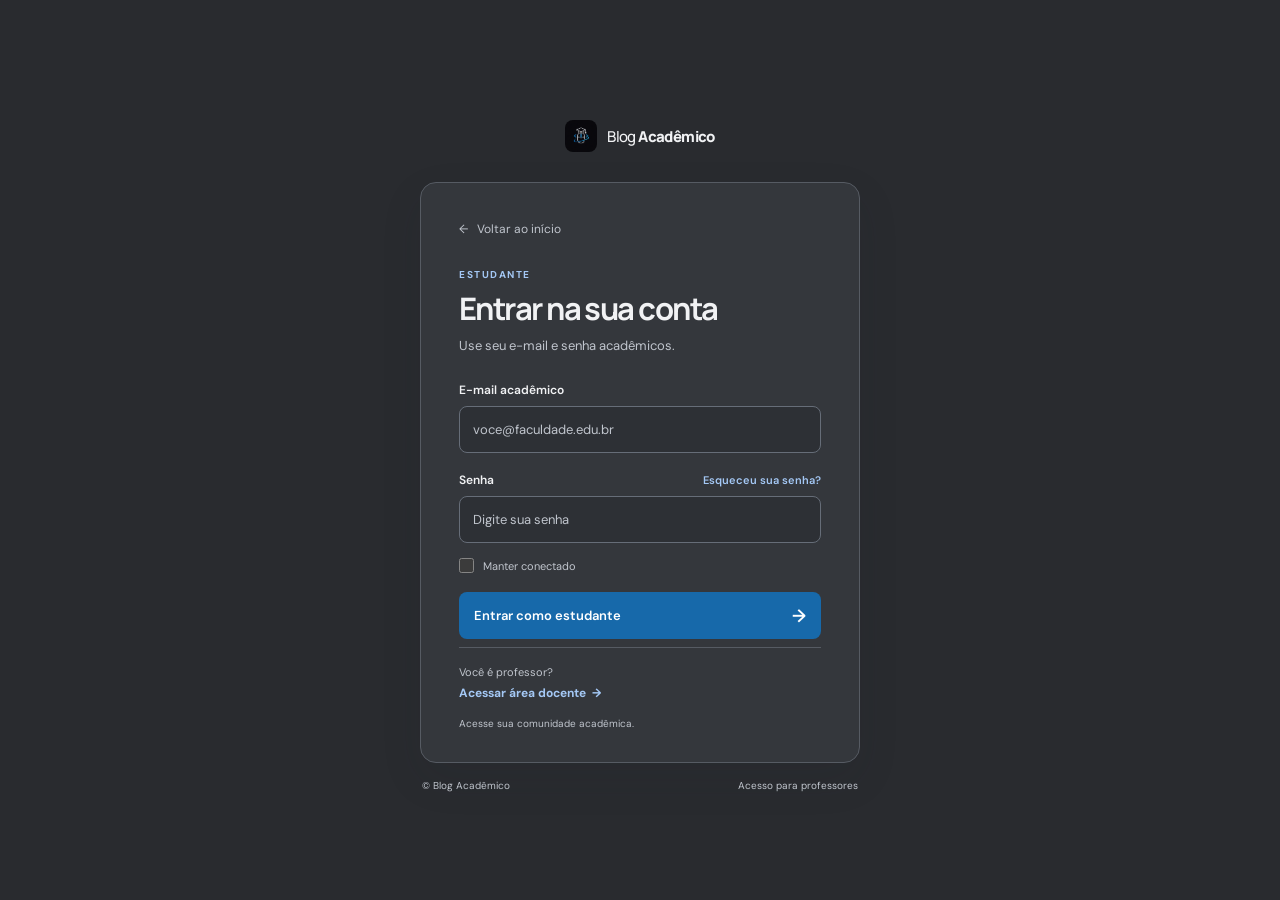
<file: index.html>
<!DOCTYPE html>
<html lang="pt-BR">

<head>
  <meta charset="UTF-8">
  <meta name="viewport" content="width=device-width, initial-scale=1.0">
  <title>Blog Acadêmico</title>
  <link rel="icon" type="image/png" href="logo-blog.png">
  <link rel="stylesheet" href="style.css">
</head>

<body>
  <div class="session-status" id="session-status">
    <p id="session-message" role="status">Carregando sua sessão…</p>
    <a id="session-login" href="login-estudante.html" hidden>Voltar ao login</a>
  </div>
  <div class="app-shell" hidden>
    <aside class="sidebar">
      <div class="brand"><img src="logo-blog.png" alt="" width="36" height="36"><span>Blog Acadêmico</span></div>
      <nav aria-label="Navegação principal">
        <button class="nav-item active" data-view="inicio"><span>⌂</span> Início</button>
        <button class="nav-item" data-view="trabalhos"><span>▣</span> Meus trabalhos</button>
        <button class="nav-item" data-view="publicacoes"><span>＋</span> Publicações</button>
        <button class="nav-item" data-view="calendario"><span>□</span> Calendário</button>
      </nav>
      <div class="sidebar-bottom">
        <button class="profile-mini" data-view="perfil">
          <div id="profile-avatar" class="avatar small"><p></p></div>
          <div>
            <strong>Seu perfil</strong>
            <small>Aluno • DSM</small>
          </div>
        </button>
      </div>
    </aside>

    <main class="main">
      <header class="topbar">
        <div class="home-heading-hidden">
          <h1 id="page-title"></h1>
          <p id="page-subtitle"></p>
        </div>
        <label class="blog-search"><span aria-hidden="true">⌕</span><input id="blog-search-input" type="search" placeholder="Pesquisar no blog..." aria-label="Pesquisar no blog"></label>
        <button class="profile-chip" data-view="perfil" type="button" aria-label="Abrir meu perfil">
          <div id="profile-avatar-top" class="avatar"></div>
          <span id="profile-name">Nome do aluno</span>
        </button>
        <button class="text-btn" id="sign-out" type="button">Sair</button>
      </header>

      <section id="view-inicio" class="view active-view">
        <div class="welcome-card">
          <div>
            <span class="eyebrow">BEM-VINDO(A) AO</span>
            <h2 id="welcome-title">Blog Acadêmico</h2>
            <p>Aqui você encontra trabalhos, avisos, datas importantes e recursos para facilitar a sua jornada acadêmica.</p>
          </div>
          <img class="hero-logo" src="logo-blog.png" alt="" width="135" height="135">
        </div>

        <div class="dashboard-grid">
          <section class="content-column">
            <div class="section-heading">
              <div>
                <h2>Postagens recentes</h2>
                <p>O que está acontecendo na comunidade.</p>
              </div>
              <button class="text-btn" id="filter-btn">Mais recentes</button>
            </div>

            <div id="posts-list"></div>
            <p class="muted" id="posts-empty" role="status" hidden></p>
          </section>

          <aside class="right-column">
            <div class="card upcoming">
              <div class="section-heading compact">
                <div>
                  <h3>Próximos eventos</h3>
                  <p>Não perca os prazos.</p>
                </div>
                <button class="icon-btn" data-view="calendario" aria-label="Abrir calendário">→</button>
              </div>
              <div id="upcoming-events"></div>
            </div>





          </aside>
        </div>
      </section>

      <section id="view-publicacoes" class="view">
        <div class="card publication-card">
          <span class="eyebrow">COMUNIDADE DSM</span>
          <h2>Compartilhe algo com a turma</h2>
          <p class="muted">Publique materiais, dúvidas, avisos ou dicas para seus colegas.</p>
          <form id="publication-page-form">
            <label for="publication-title">Título</label>
            <input id="publication-title" name="titulo" required maxlength="120" placeholder="Ex.: Resumo para a prova de React">
            <label for="publication-description">Descrição</label>
            <textarea id="publication-description" name="conteudo" required rows="6" placeholder="Escreva sua publicação..."></textarea>
            <button class="primary-btn" type="submit">Publicar</button>
          </form>
        </div>
      </section>

      <section id="view-trabalhos" class="view">
        <div class="section-heading">
          <!-- <div>
            <h2>Meus trabalhos</h2>
            <p>Acompanhe suas atividades e projetos.</p>
          </div> -->
          <!-- <button class="primary-btn" id="new-work">+ Novo trabalho</button> -->
        </div>
        <div class="work-grid" id="work-grid"></div>
      </section>

      <section id="view-calendario" class="view">
        <div class="section-heading">
          <!-- <div>
            <h2>Calendário acadêmico</h2>
            <p>Provas, entregas e eventos da sua turma.</p>
          </div> -->
          <button class="primary-btn" id="new-event">+ Novo evento</button>
        </div>
        <div class="calendar-layout">
          <div class="card calendar-card">
            <div class="calendar-head">
              <button class="month-btn" id="prev-month">
                Anterior
              </button>
              <h3 id="calendar-title"></h3>
              <button class="month-btn" id="next-month">
                Seguinte
              </button>
            </div>
            <div class="weekdays">
              <span>Dom</span><span>Seg</span><span>Ter</span><span>Qua</span><span>Qui</span><span>Sex</span><span>Sáb</span>
            </div>
            <div class="calendar-days" id="calendar-days"></div>
            <div class="event-legend" aria-label="Categorias dos eventos">
              <span class="event-prova"><i aria-hidden="true"></i>Prova</span>
              <span class="event-trabalho"><i aria-hidden="true"></i>Trabalho</span>
              <span class="event-evento"><i aria-hidden="true"></i>Evento</span>
            </div>
          </div>
          <div class="card event-panel">
            <h3>Agenda</h3>
            <p class="muted">Datas importantes cadastradas.</p>
            <div id="event-list"></div>
          </div>
        </div>
      </section>


      <section id="view-perfil" class="view">
        <div class="profile-cover">
          <div id="profile-large" class="profile-avatar avatar-xl">SA</div>
          <div>
            <h2 id="nomeAluno">Nome do aluno</h2>
            <p id="profile-course-cover"></p>
          </div>
          <button class="secondary-btn" id="edit-profile-btn" type="button">Editar perfil</button>
        </div>
        <div class="profile-grid">
          <div class="card info-card">
            <h3>Informações pessoais / curso</h3>
            <div class="info-line"><span>Curso</span><strong id="profile-course"></strong></div>
            <div class="info-line"><span>Semestre</span><strong id="profile-term"></strong></div>
            <div class="info-line"><span>Instituição</span><strong>Fatec</strong></div>
          </div>
          <div class="card info-card">
            <h3>Sobre você</h3>
            <p class="muted" id="profile-description">Conte um pouco sobre você, seus interesses acadêmicos e áreas de estudo.</p>
          </div>
        </div>
      </section>
    </main>
  </div>

  <div class="modal-backdrop" id="profile-modal">
    <div class="modal">
      <button class="close-modal" type="button" aria-label="Fechar">×</button>
      <span class="eyebrow">SEU PERFIL</span>
      <h2>Editar perfil</h2>
      <p class="muted">As alterações são salvas neste navegador.</p>
      <form id="profile-form">
        <label for="profile-edit-name">Nome</label>
        <input id="profile-edit-name" required maxlength="80" placeholder="Seu nome">
        <label for="profile-edit-description">Descrição</label>
        <textarea id="profile-edit-description" rows="4" maxlength="400" placeholder="Fale um pouco sobre você"></textarea>
        <label for="profile-edit-image">Imagem de perfil</label>
        <input id="profile-edit-image" type="file" accept="image/jpeg,image/png,image/webp,image/gif">
        <div class="modal-actions"><button type="button" class="secondary-btn close-modal">Cancelar</button><button class="primary-btn" type="submit">Salvar alterações</button></div>
      </form>
    </div>
  </div>

  <div class="modal-backdrop" id="event-modal">
    <div class="modal">
      <button class="close-modal" type="button" aria-label="Fechar">×</button>
      <span class="eyebrow">NOVO EVENTO</span>
      <h2>Adicionar ao calendário</h2>
      <form id="event-form">
        <label>Evento<input id="event-title-input" required placeholder="Ex.: Prova de React"></label>
        <label>Data<input id="event-date-input" type="date" required></label>
        <label>Tipo<select id="event-type">
            <option value="prova">Prova</option>
            <option value="trabalho">Trabalho</option>
            <option value="evento">Evento</option>
          </select></label>
        <div class="modal-actions"><button type="button" class="secondary-btn close-modal">Cancelar</button><button
            class="primary-btn">Adicionar</button></div>
      </form>
    </div>
  </div>

  <div class="toast" id="toast" role="status"></div>

  <div class="chat-window" id="chat-window">
    <div class="chat-head">
      <div><strong id="chat-name">Ana Souza</strong><small>● Online</small></div><button id="close-chat">×</button>
    </div>
    <div class="chat-messages" id="chat-messages">
      <div class="message received">Oi! Você já começou o trabalho de React?</div>
      <div class="message sent">Ainda não, mas vou começar hoje 😊</div>
    </div>
    <form class="chat-input" id="chat-form"><input id="chat-text" placeholder="Digite uma mensagem..."
        autocomplete="off"><button>➤</button></form>
  </div>

  <script src="supabase.js"></script>
  <script src="script.js"></script>
</body>

</html>
</file>
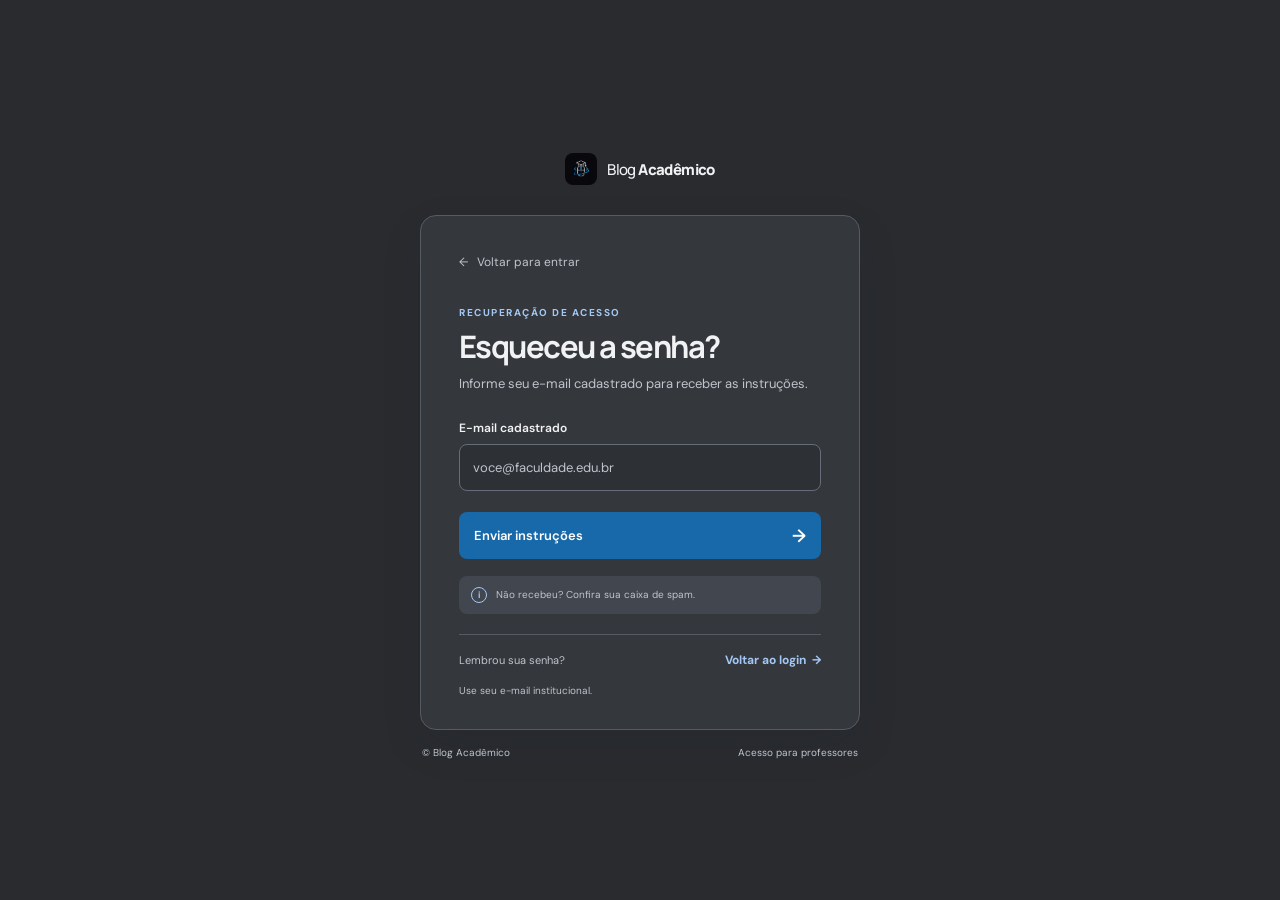
<file: esqueci-senha.html>
<!doctype html>
<html lang="pt-BR">

<head>
  <meta charset="utf-8">
  <meta name="viewport" content="width=device-width, initial-scale=1">
  <meta name="theme-color" content="#17191d">
  <title>Recuperar senha | Blog Acadêmico</title>
  <link rel="icon" type="image/png" href="logo-blog.png">
  <link rel="stylesheet" href="auth.css">
</head>

<body class="recovery-page">
  <main class="auth-layout">
    <section class="intro-panel" aria-label="Apresentação do Blog Acadêmico">
      <a class="brand" href="index.html"><img class="brand-mark" src="logo-blog.png" alt="" width="32" height="32"><span>Blog
          <strong>Acadêmico</strong></span></a>
      <div class="intro-copy">
        <span class="eyebrow">BLOG ACADÊMICO</span>
        <h1>Recupere seu acesso.</h1>
        <p>Vamos ajudar você a voltar à sua comunidade acadêmica.</p>
      </div>
      <div class="intro-footer"><span>Estamos aqui para ajudar.</span><span>03 / 03</span></div>
    </section>
    <section class="form-panel">
      <div class="mobile-brand"><a class="brand" href="index.html"><img class="brand-mark" src="logo-blog.png" alt="" width="32" height="32"><span>Blog
            <strong>Acadêmico</strong></span></a></div>
      <div class="form-wrap recovery-wrap">
        <a class="back-link" href="login-estudante.html">← <span>Voltar para entrar</span></a>
        <div class="form-heading"><span class="eyebrow">RECUPERAÇÃO DE ACESSO</span>
          <h2>Esqueceu a senha?</h2>
          <p>Informe seu e-mail cadastrado para receber as instruções.</p>
        </div>
        <form class="auth-form" action="#" method="post">
          <label for="email">E-mail cadastrado</label>
          <input id="email" name="email" type="email" placeholder="voce@faculdade.edu.br" autocomplete="email" required>
          <button class="submit-btn" type="submit">Enviar instruções <span>→</span></button>
        </form>
        <div class="help-card"><span class="help-icon">i</span>
          <p>Não recebeu? Confira sua caixa de spam.</p>
        </div>
        <div class="switch-card"><span>Lembrou sua senha?</span><a href="login-estudante.html">Voltar ao login
            <span>→</span></a></div>
        <p class="legal">Use seu e-mail institucional.</p>
      </div>
      <footer class="form-footer"><span>© Blog Acadêmico</span><a href="login-professor.html">Acesso para
          professores</a></footer>
    </section>
  </main>
</body>

</html>
</file>
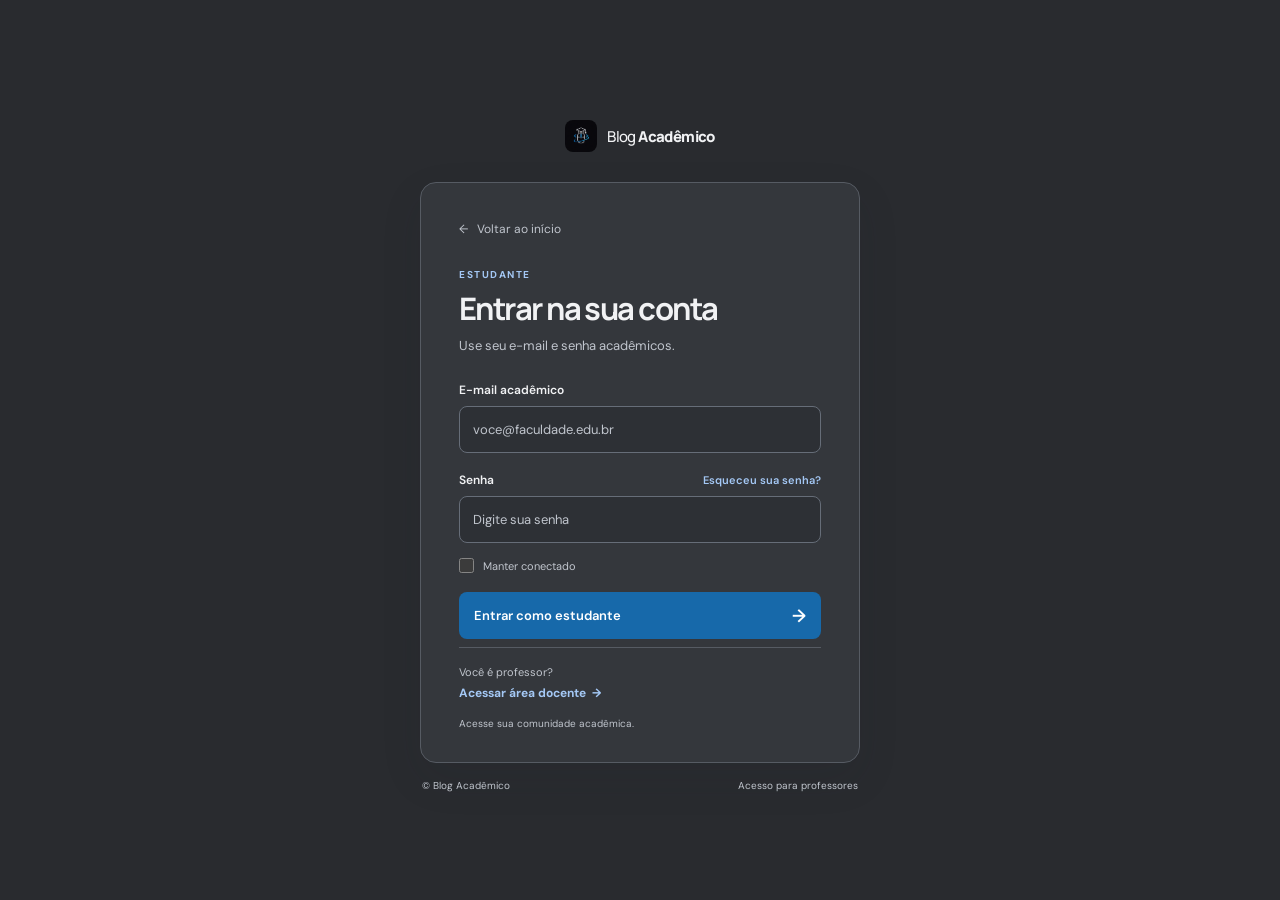
<file: login-estudante.html>
<!doctype html>
<html lang="pt-BR">
<head>
  <meta charset="utf-8">
  <meta name="viewport" content="width=device-width, initial-scale=1">
  <meta name="theme-color" content="#17191d">
  <title>Entrar como estudante | Blog Acadêmico</title>
  <link rel="icon" type="image/png" href="logo-blog.png">
  <link rel="stylesheet" href="auth.css">
</head>

<body>
  <main class="auth-layout">
    <section class="intro-panel" aria-label="Apresentação do Blog Acadêmico">
      <a class="brand" href="index.html"><img class="brand-mark" src="logo-blog.png" alt="" width="32" height="32"><span>Blog <strong>Acadêmico</strong></span></a>
      <div class="intro-copy">
        <span class="eyebrow">ÁREA DO ESTUDANTE</span>
        <h1>Seu espaço de aprendizagem.</h1>
        <p>Acompanhe publicações, trabalhos e eventos da sua comunidade acadêmica.</p>
      </div>
      <div class="intro-footer"><span>Um espaço para aprender junto.</span><span>01 / 03</span></div>
    </section>

    <section class="form-panel">
      <div class="mobile-brand"><a class="brand" href="index.html"><img class="brand-mark" src="logo-blog.png" alt="" width="32" height="32"><span>Blog <strong>Acadêmico</strong></span></a></div>
      <div class="form-wrap">
        <a class="back-link" href="index.html">← <span>Voltar ao início</span></a>
        <div class="form-heading"><span class="eyebrow">ESTUDANTE</span><h2>Entrar na sua conta</h2><p>Use seu e-mail e senha acadêmicos.</p></div>
          <form class="auth-form" action="#" method="post">
            <label for="email">E-mail acadêmico</label>
            <input id="email" name="email" type="email" placeholder="voce@faculdade.edu.br" autocomplete="email" required>
            <div class="label-row"><label for="senha">Senha</label><a href="esqueci-senha.html">Esqueceu sua senha?</a></div>
            <input id="senha" name="senha" type="password" placeholder="Digite sua senha" autocomplete="current-password" required>
            <label class="remember"><input type="checkbox" name="lembrar"><span>Manter conectado</span></label>
            <button class="submit-btn" type="submit" disabled>Entrar como estudante <span>→</span></button>
            <p class="auth-message" id="login-message" role="status"></p>
          </form>
        <div class="switch-card"><span>Você é professor?</span><a href="login-professor.html">Acessar área docente <span>→</span></a></div>
        <p class="legal">Acesse sua comunidade acadêmica.</p>
      </div>
      <footer class="form-footer"><span>© Blog Acadêmico</span><a href="login-professor.html">Acesso para professores</a></footer>
    </section>
  </main>
  <script src="supabase.js"></script>
  <script src="login.js"></script>
</body>

</html>
</file>
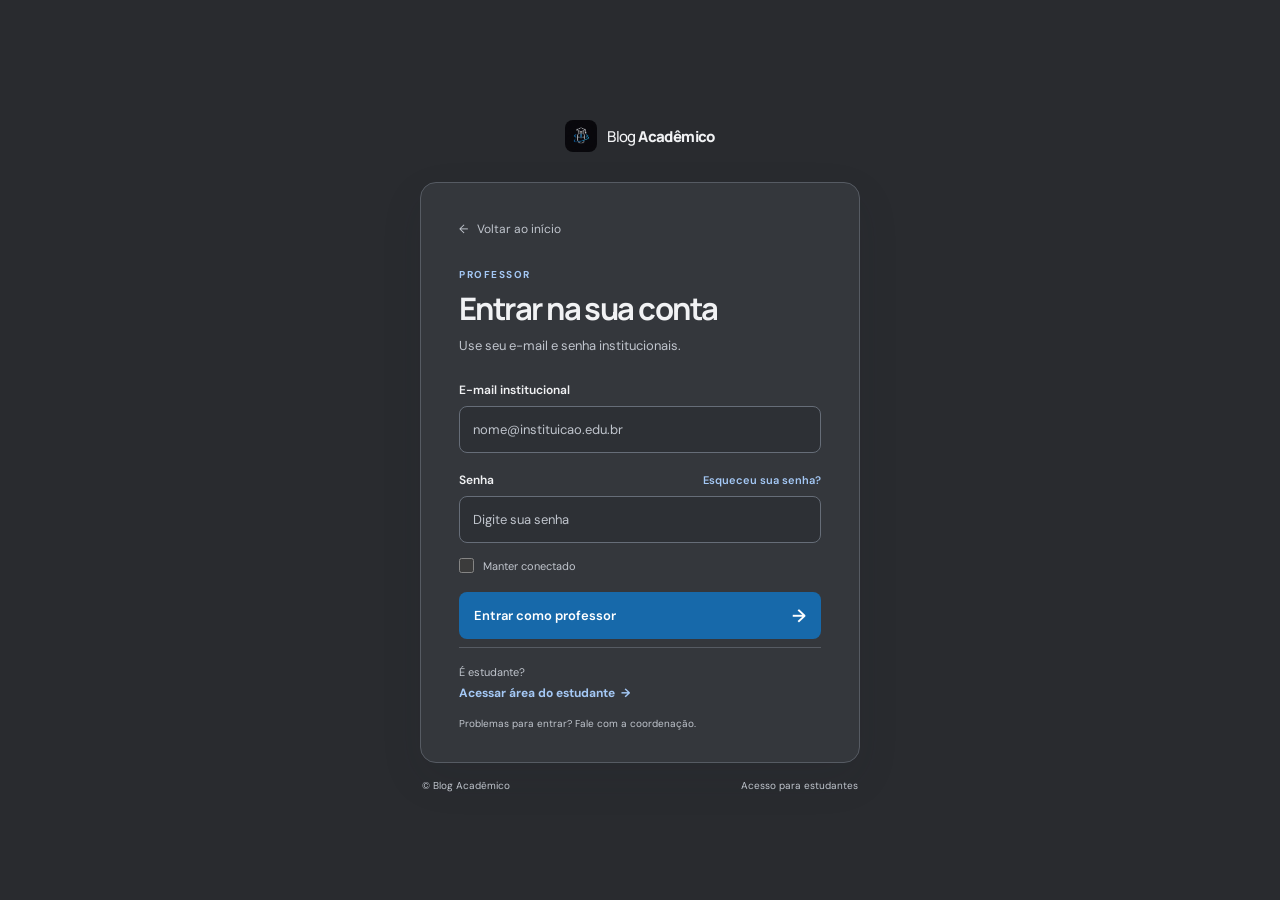
<file: login-professor.html>
<!doctype html>
<html lang="pt-BR">
<head>
  <meta charset="utf-8">
  <meta name="viewport" content="width=device-width, initial-scale=1">
  <meta name="theme-color" content="#17191d">
  <title>Entrar como professor | Blog Acadêmico</title>
  <link rel="icon" type="image/png" href="logo-blog.png">
  <link rel="stylesheet" href="auth.css">
</head>
<body class="teacher-page">
  <main class="auth-layout">
    <section class="intro-panel" aria-label="Apresentação do Blog Acadêmico">
      <a class="brand" href="index.html"><img class="brand-mark" src="logo-blog.png" alt="" width="32" height="32"><span>Blog <strong>Acadêmico</strong></span></a>
      <div class="intro-copy">
        <span class="eyebrow">ÁREA DO PROFESSOR</span>
        <h1>Conecte-se com suas turmas.</h1>
        <p>Acompanhe projetos e participe da comunidade acadêmica.</p>
      </div>
      <div class="intro-footer"><span>Ensino também se faz em rede.</span><span>02 / 03</span></div>
    </section>
    <section class="form-panel">
      <div class="mobile-brand"><a class="brand" href="index.html"><img class="brand-mark" src="logo-blog.png" alt="" width="32" height="32"><span>Blog <strong>Acadêmico</strong></span></a></div>
      <div class="form-wrap">
        <a class="back-link" href="index.html">← <span>Voltar ao início</span></a>
        <div class="form-heading"><span class="eyebrow">PROFESSOR</span><h2>Entrar na sua conta</h2><p>Use seu e-mail e senha institucionais.</p></div>
        <form class="auth-form" action="#" method="post">
          <label for="email">E-mail institucional</label>
          <input id="email" name="email" type="email" placeholder="nome@instituicao.edu.br" autocomplete="email" required>
          <div class="label-row"><label for="senha">Senha</label><a href="esqueci-senha.html">Esqueceu sua senha?</a></div>
          <input id="senha" name="senha" type="password" placeholder="Digite sua senha" autocomplete="current-password" required>
          <label class="remember"><input type="checkbox" name="lembrar"><span>Manter conectado</span></label>
          <button class="submit-btn" type="submit" disabled>Entrar como professor <span>→</span></button>
          <p class="auth-message" id="login-message" role="status"></p>
        </form>
        <div class="switch-card"><span>É estudante?</span><a href="login-estudante.html">Acessar área do estudante <span>→</span></a></div>
        <p class="legal">Problemas para entrar? Fale com a coordenação.</p>
      </div>
      <footer class="form-footer"><span>© Blog Acadêmico</span><a href="login-estudante.html">Acesso para estudantes</a></footer>
    </section>
  </main>
  <script src="supabase.js"></script>
  <script src="login.js"></script>
</body>
</html>
</file>
<file: style.css>
* {
    box-sizing: border-box;
}

:root {
    --bg: #181818;
    --card: #fff;
    --text: #ffffff;
    --text-card: #22242a;
    --muted: #737780;
    --line: #e4e6ea;
    --primary: #191a1d;
    --soft: #ededf0;
    --accent: #8b8c91;
    --green: #38a169;
    --detalhes: #709eda;
    --shadow: 0 8px 30px rgba(22, 24, 30, 0.06);
}

body {
    margin: 0;
    font-family:
        Inter,
        ui-sans-serif,
        system-ui,
        -apple-system,
        BlinkMacSystemFont,
        "Segoe UI",
        sans-serif;
    background: var(--bg);
    color: var(--text);
}

button,
input,
textarea,
select {
    font: inherit;
}

button {
    cursor: pointer;
    border: 0;
}

.app-shell {
    display: flex;
    min-height: 100vh;
}

.sidebar {
    width: 238px;
    color: #fff;
    position: fixed;
    inset: 0 auto 0 0;
    display: flex;
    flex-direction: column;
    padding: 26px 16px;


    background-image: radial-gradient(#494949 2px, transparent 2px), radial-gradient(#494949 2px, transparent 2px);
	background-size: 39px 39px;
	background-position: 0 0, 19.5px 19.5px;
	background-color: #1A1A1A;
    border-right: 1px solid var(--detalhes);
}


.brand {
    font-size: 20px;
    font-weight: 700;
    padding: 4px 12px 30px;
    letter-spacing: -0.4px;
    color: var(--detalhes);

}

.sidebar nav {
    display: grid;
    gap: 6px;
}

.nav-item {
    background: #292a2e;
    color: #aaaeb5;
    text-align: left;
    padding: 12px 13px;
    border-radius: 10px;
    display: flex;
    gap: 12px;
    align-items: center;
    font-size: 14px;
}

.nav-item span {
    width: 18px;
    text-align: center;
    font-size: 17px;
}

.nav-item:hover,
.nav-item.active {
    color: var(--detalhes);
}

.nav-item.active {
    border: 1px solid var(--detalhes);
    background: var(--primary);


}

.badge {
    margin-left: auto;
    background: #fff;
    color: #111;
    border-radius: 20px;
    font-size: 10px;
    padding: 3px 6px;
}

.sidebar-bottom {
    margin-top: auto;
    border-top: 1px solid var(--detalhes);
    padding-top: 15px;
}

.profile-mini {
    width: 100%;
    background: transparent;
    color: #fff;
    display: flex;
    gap: 10px;
    align-items: center;
    text-align: left;
    padding: 7px;
}

.profile-mini small,
.profile-mini strong {
    display: block;
}

.profile-mini small {
    color: #8e929a;
    margin-top: 2px;
    font-size: 11px;
}

.main {
    margin-left: 238px;
    width: calc(100% - 238px);
    padding: 28px 40px 50px;
}

.topbar {
    display: flex;
    justify-content: space-between;
    align-items: center;
    margin-bottom: 28px;
}

.topbar h1 {
    font-size: 27px;
    margin: 0 0 4px;
    letter-spacing: -0.8px;
}

.topbar p,
.section-heading p {
    margin: 0;
    color: var(--muted);
    font-size: 13px;
}

.view {
    display: none;
}

.active-view {
    display: block;
}

.profile-chip {
    background-color: var(--detalhes);
    border: 1px solid var(--detalhes);
    color: var(--text);
    padding: 6px 10px 6px 7px;
    border-radius: 30px;
    display: flex;
    gap: 9px;
    align-items: center;
    box-shadow: 0 2px 8px rgba(0, 0, 0, 0.03);
}

.avatar {
    width: 35px;
    height: 35px;
    border-radius: 50%;
    background: #d8d9dc;
    display: grid;
    place-items: center;
    font-size: 11px;
    font-weight: 700;
    color: #333;
}

.avatar.small {
    width: 34px;
    height: 34px;
    background: #444;
    color: #fff;
}

.avatar-pink {
    background: #e7cbd0;
}

.avatar-blue {
    background: #cbd7e8;
}

.avatar-green {
    background: #cfe1d4;
}

.chevron {
    color: #888;
}

.primary-btn {
    background: #191a1d;
    color: var(--detalhes);
    border-radius: 9px;
    padding: 11px 16px;
    font-weight: 600;
    font-size: 13px;
    border: 1px solid var(--detalhes);
}

.secondary-btn {
    background: #f1f1f3;
    color: #27282b;
    border-radius: 9px;
    padding: 10px 15px;
    font-weight: 600;
    font-size: 13px;
}

.text-btn {
    background: transparent;
    color: #656870;
    font-size: 12px;
    font-weight: 600;
}

.welcome-card {
    background: var(--bg);
    border: 1px solid var(--detalhes);
    color: white;
    border-radius: 17px;
    padding: 27px 30px;
    display: flex;
    align-items: center;
    justify-content: space-between;
    margin-bottom: 28px;
    box-shadow: var(--shadow);
}

.welcome-card h2 {
    font-size: 24px;
    margin: 7px 0;
}

.welcome-card p {
    margin: 0;
    color: #bfc1c6;
    font-size: 13px;
}

.welcome-card .primary-btn {
    background: var(--detalhes);
    color: var(--text);
}

.eyebrow {
    font-size: 10px;
    font-weight: 800;
    letter-spacing: 1.5px;
    color: var(--detalhes);
}

.dashboard-grid {
    display: grid;
    grid-template-columns: minmax(0, 1.7fr) minmax(280px, 0.8fr);
    gap: 24px;
}

.section-heading {
    display: flex;
    align-items: center;
    justify-content: space-between;
    margin-bottom: 15px;
}

.section-heading .text-btn {
    font-size: 12px;
    color: var(--detalhes);
}

.section-heading h2 {
    color: var(--detalhes);
    font-size: 19px;
    margin: 0 0 4px;
}

.section-heading h3 {

    font-size: 15px;
    margin: 0 0 4px;
}

.compact {
    margin-bottom: 17px;
}

.card,
.post,
.work-card {
    background: var(--primary);
    border-radius: 15px;
    box-shadow: var(--shadow);
}

.post {
    color: var(--text-card);
}

.post {
    padding: 20px;
    margin-bottom: 14px;
}

.post-top {
    display: flex;
    gap: 11px;
    align-items: center;

}

.post-top strong {
    color: var(--detalhes);
}

.post-top small {
    display: block;
    color: #9699a0;
    margin-top: 3px;
}

.post h3 {
    color: var(--text);
    font-size: 16px;
    margin: 17px 0 7px;
}

.post p {
    font-size: 13px;
    line-height: 1.65;
    color: var(--muted);
    margin: 0 0 15px;
}

.category {
    font-size: 10px;
    background: #f0f0f2;
    border-radius: 20px;
    border: 1px solid var(--detalhes);
    padding: 5px 9px;
    color: var(--detalhes);
    font-weight: 700;
    margin-left: auto;
}

.post-actions {
    border-top: 1px solid var(--detalhes);
    padding-top: 12px;
    display: flex;
    gap: 18px;
}

.action {
    background: none;
    color: #777a82;
    font-size: 12px;
}

.action.liked {
    color: #d63d3d;
    font-weight: 700;
}

.right-column {
    display: grid;
    align-content: start;
    gap: 18px;
}

.right-column .card {
    background: var(--bg);
    border: 1px solid var(--detalhes);

}

.upcoming,
.right-column .card {
    padding: 19px;

}

.upcoming {

    color: var(--text);
}

.card h3 {
    color: var(--detalhes);
}

.icon-btn {
    color: var(--detalhes);
    background: transparent;
    font-size: 30px;
}

.event-row {
    display: flex;
    gap: 11px;
    align-items: center;
    padding: 10px 0;
    border-bottom: 1px solid var(--detalhes);
}

.event-row:last-child {
    border-bottom: 0;
}

.date-box {
    width: 39px;
    height: 42px;
    border-radius: 9px;
    background: var(--bg);
    color: var(--text);
    text-align: center;
    display: grid;
    place-items: center;
    line-height: 1;
}

.date-box b {
    font-size: 20px;
}

.date-box small {
    font-size: 8px;
    text-transform: uppercase;
    color: var(--text);
}

.event-row strong {
    font-size: 12px;
    display: block;
}

.event-row small {
    font-size: 10px;
    color: var(--text);
}

.section-heading.compact .text-btn {
    color: var(--detalhes);
}

.trabalho-list {
    display: grid;
    gap: 4px;
}

.trabalho-row {
    background: none;
    width: 100%;
    display: flex;
    gap: 10px;
    align-items: center;
    padding: 7px;
    border-radius: 8px;
    text-align: left;
}

.trabalho-row:hover {
    background: var(--primary);
}

.trabalho-row strong {
    display: block;
    font-size: 12px;
    color: var(--detalhes);
}

.trabalho-row small {
    display: block;
    color: #888;
    font-size: 10px;
    margin-top: 2px;
}

.trabalho-row i {
    margin-left: auto;
    width: 7px;
    height: 7px;
    background: var(--detalhes);
    border-radius: 50%;
}

.work-grid {
    display: grid;
    grid-template-columns: repeat(3, 1fr);
    gap: 16px;
}

.work-card {
    padding: 19px;
}

.work-card .work-icon {
    width: 42px;
    height: 42px;
    border-radius: 11px;
    background: #efeff1;
    display: grid;
    place-items: center;
    margin-bottom: 15px;
}
.work-icon{
    color: var(--detalhes);
}
.work-card h3 {
    font-size: 15px;
    margin: 0 0 6px;
}

.work-card p {
    font-size: 12px;
    color: #777;
    margin: 0 0 16px;
    line-height: 1.5;
}

.progress {
    height: 5px;
    background: #eee;
    border-radius: 20px;
    overflow: hidden;
}

.progress span {
    height: 100%;
    display: block;
    background: var(--detalhes);
    border-radius: 20px;
}

.work-meta {
    display: flex;
    justify-content: space-between;
    margin-top: 8px;
    color: #888;
    font-size: 10px;
}

.work-meta strong {
    color: var(--detalhes);
}
.calendar-layout {
    display: grid;
    grid-template-columns: 1.5fr 0.8fr;
    gap: 20px;
}

.calendar-card {
    padding: 22px;
}

.calendar-head {
    display: flex;
    justify-content: space-between;
    align-items: center;
    margin-bottom: 22px;
}

.calendar-head h3 {
    margin: 0;
    font-size: 17px;
}

.month-btn {
    width: 100px;
    height: 20px;
    border-radius: 8px;
    background: var(--detalhes);
    font-size:8px;
   
}
.month-btn  h2 {
    margin: 0;
    
    line-height: 1;
    color: var(--text);
}
.weekdays,
.calendar-days {
    display: grid;
    grid-template-columns: repeat(7, 1fr);
    gap: 5px;
}

.weekdays span {
    font-size: 10px;
    color: #8b8d93;
    text-align: center;
    padding-bottom: 6px;
}

.day {
    min-height: 66px;

    border-radius: 7px;
    padding: 7px;
    font-size: 11px;
    background: #fff;
    position: relative;
}

.day.muted {
    color: #c1c3c7;
    background: var(--primary);
    border: solid 1px var(--detalhes);
}

.day.today {
    border: 2px solid #222;
}

.day.selected {
    background: #f1f1f3;
}

.day-number {
    font-weight: 700;
    color: var(--text-card);
    
}
.muted .day-number{
    color: var(--muted) !important;
}

.dot {
    position: absolute;
    bottom: 7px;
    left: 7px;
    width: 6px;
    height: 6px;
    border-radius: 50%;
    background: #222;
}

.event-panel {
    padding: 22px;
}

.muted {
    color: #858890;
    font-size: 12px;
}

.event-item {
    padding: 13px 0;
    border-bottom: 1px solid var(--muted);
}

.event-item strong {
    font-size: 12px;
    display: block;
}

.event-item small {
    font-size: 10px;
    color: #888;
}

.event-tag {
    display: inline-block;
    font-size: 12px;
    padding: 0px 6px;
    padding-bottom:3px;
    border-radius: 10px;
    background: var(--bg);
    color: var(--detalhes);
    border: 1px solid var(--detalhes);
    margin-top: 6px;
}

.search {
    width: 230px;
    background: #fff;
    border: 1px solid var(--line);
    border-radius: 9px;
    padding: 10px 12px;
    outline: none;
}

.buddy-grid {
    display: grid;
    grid-template-columns: repeat(3, 1fr);
    gap: 15px;
}

.buddy-card {
    background: #fff;
    border: 1px solid var(--line);
    border-radius: 14px;
    padding: 18px;
    display: flex;
    align-items: center;
    gap: 12px;
}

.buddy-card .avatar {
    width: 46px;
    height: 46px;
}

.buddy-card strong {
    display: block;
    font-size: 13px;
}

.buddy-card small {
    color: #888;
    font-size: 11px;
}

.chat-btn {
    margin-left: auto;
    background: #191a1d;
    color: white;
    border-radius: 8px;
    padding: 8px 10px;
    font-size: 11px;
}

.notification-list {
    padding: 4px 20px;
}

.notification {
    display: flex;
    gap: 13px;
    align-items: center;
    padding: 17px 0;
    border-bottom: 1px solid #eee;
}

.notification:last-child {
    border-bottom: 0;
}

.notif-icon {
    width: 34px;
    height: 34px;
    border-radius: 10px;
    background: #eee;
    display: grid;
    place-items: center;
}

.notification strong {
    font-size: 12px;
    display: block;
}

.notification small {
    display: block;
    color: #888;
    font-size: 10px;
    margin-top: 4px;
}

.notification.unread {
    background: linear-gradient(90deg, transparent, #fafafa);
}

.profile-cover {
    background: #18191c;
    color: #fff;
    border-radius: 16px;
    padding: 30px;
    display: flex;
    align-items: center;
    gap: 17px;
}

.profile-cover h2 {
    margin: 0 0 5px;
}

.profile-cover p {
    margin: 0;
    color: #b5b7bd;
    font-size: 12px;
}

.profile-cover .secondary-btn {
    margin-left: auto;
}

.avatar-xl {
    width: 78px;
    height: 78px;
    border-radius: 20px;
    background: #eee;
    color: #222;
    font-size: 20px;
}

.profile-grid {
    display: grid;
    grid-template-columns: 1.3fr 0.7fr;
    gap: 18px;
    margin-top: 18px;
}

.info-card {
    padding: 22px;
}

.info-card h3 {
    font-size: 15px;
    margin: 0 0 20px;
}

.info-line {
    display: flex;
    justify-content: space-between;
    padding: 13px 0;
    border-bottom: 1px solid #eee;
    font-size: 12px;
}

.info-line span {
    color: #888;
}

.modal-backdrop {
    display: none;
    position: fixed;
    inset: 0;
    background: rgba(10, 11, 13, 0.5);
    backdrop-filter: blur(4px);
    z-index: 20;
    align-items: center;
    justify-content: center;
    padding: 20px;
}

.modal-backdrop.open {
    display: flex;
}

.modal {
    width: min(500px, 100%);
    background: #fff;
    border-radius: 17px;
    padding: 27px;
    position: relative;
    box-shadow: 0 25px 80px rgba(0, 0, 0, 0.25);
}

.modal h2 {
    margin: 7px 0 20px;
    font-size: 21px;
}

.close-modal {
    position: absolute;
    right: 18px;
    top: 15px;
    background: #f0f0f1;
    width: 30px;
    height: 30px;
    border-radius: 50%;
    font-size: 18px;
}

.modal form {
    display: grid;
    gap: 14px;
}

.modal label {
    font-size: 11px;
    font-weight: 700;
    color: #5e6168;
    display: grid;
    gap: 6px;
}

.modal input,
.modal textarea,
.modal select {
    border: 1px solid #dddfe3;
    border-radius: 8px;
    padding: 10px;
    outline: none;
    background: #fff;
    font-size: 13px;
}

.modal textarea {
    min-height: 100px;
    resize: vertical;
}

.modal-actions {
    display: flex;
    justify-content: flex-end;
    gap: 8px;
    margin-top: 5px;
}



.toast {
    position: fixed;
    bottom: 24px;
    right: 24px;
    background: #191a1d;
    color: #fff;
    padding: 12px 16px;
    border-radius: 10px;
    font-size: 12px;
    opacity: 0;
    transform: translateY(10px);
    transition: 0.25s;
    z-index: 50;
}

.toast.show {
    opacity: 1;
    transform: translateY(0);
}



.chat-window {
    position: fixed;
    right: 25px;
    bottom: 24px;
    width: 330px;
    height: 440px;
    background: #fff;
    border: 1px solid #dddfe3;
    border-radius: 15px;
    box-shadow: 0 20px 60px rgba(0, 0, 0, 0.18);
    z-index: 15;
    display: none;
    overflow: hidden;
}

.chat-window.open {
    display: flex;
    flex-direction: column;
}

.chat-head {
    background: #191a1d;
    color: #fff;
    padding: 14px 16px;
    display: flex;
    justify-content: space-between;
    align-items: center;
}

.chat-head strong,
.chat-head small {
    display: block;
}

.chat-head small {
    font-size: 9px;
    color: #83d39c;
    margin-top: 3px;
}

.chat-head button {
    background: transparent;
    color: #fff;
    font-size: 20px;
}

.chat-messages {
    flex: 1;
    padding: 14px;
    display: flex;
    flex-direction: column;
    gap: 9px;
    overflow: auto;
    background: #f7f7f8;
}
#profile-large{
    font-size: 45px;
    display: flex;
    justify-content: center;
    align-items: center;
}
.message {
    max-width: 78%;
    padding: 9px 11px;
    border-radius: 11px;
    font-size: 11px;
    line-height: 1.4;
}

.message.received {
    background: #fff;
    border: 1px solid #e5e5e7;
    align-self: flex-start;
}

.message.sent {
    background: #202125;
    color: #fff;
    align-self: flex-end;
}

.chat-input {
    display: flex;
    padding: 10px;
    border-top: 1px solid #eee;
    gap: 7px;
}

.chat-input input {
    flex: 1;
    border: 0;
    outline: 0;
    font-size: 11px;
}

.chat-input button {
    width: 34px;
    height: 34px;
    background: #191a1d;
    color: #fff;
    border-radius: 8px;
}

.secondary-btn.close-modal {
    display: none;
    width: 100px;
}
.modal h2{
    color: var(--detalhes);
}




/* Remodelagem visual: tema escuro inspirado nas referências. Classes existentes preservadas. */
:root {
    --bg: #090a0c;
    --card: #111316;
    --text: #edf1f7;
    --text-card: #e8edf5;
    --muted: #a0a6b1;
    --line: #30343b;
    --primary: #111316;
    --soft: #202329;
    --accent: #168fe0;
    --green: #38a169;
    --detalhes: #219fe8;
    --shadow: 0 8px 28px rgba(0,0,0,.18);
}
body {
    background: radial-gradient(ellipse at 50% -20%, #17191d 0%, #090a0c 56%);
    color: var(--text);
}
.sidebar {
    z-index: 20;
    position: fixed;
    inset: 14px 0 auto 0;
    width: min(1074px, calc(100% - 40px));
    height: 68px;
    margin: 0 auto;
    left: 0; right: 0;
    padding: 10px 22px;
    flex-direction: row;
    align-items: center;
    justify-content: space-between;
    gap: 24px;
    background: rgba(25,27,31,.92);
    background-image: none;
    border: 1px solid #292d33;
    border-radius: 13px;
    box-shadow: 0 8px 30px rgba(0,0,0,.18);
    backdrop-filter: blur(16px);
}
.brand {
    display: flex;
    align-items: center;
    gap: 10px;
    padding: 0;
    white-space: nowrap;
    color: #eef2f8;
    font-family: Georgia, "Times New Roman", serif;
    font-size: 22px;
}
.brand img { width: 36px; height: 36px; object-fit: contain; }
.sidebar nav { display: flex; gap: 5px; align-items: center; }
.nav-item {
    color: #c3c8d0;
    background: transparent;
    border: 1px solid transparent;
    padding: 10px 12px;
    white-space: nowrap;
}
.nav-item:hover, .nav-item.active {
    color: #fff;
    border-color: #3a414b;
    background: #292c32;
}
.nav-item.active { border-color: #454b55; }
.sidebar-bottom { display: none; }
.main {
    margin: 0 auto;
    width: min(1074px, calc(100% - 40px));
    padding: 104px 0 110px;
}
.topbar {
    display: flex;
    align-items: center;
    gap: 16px;
    margin-bottom: 20px;
    min-height: 36px;
}
.topbar h1 { font-size: 24px; font-family: Georgia, "Times New Roman", serif; }
.topbar p { color: #a3a8b1; }
.blog-search {
    margin-left: auto;
    display: flex;
    align-items: center;
    gap: 10px;
    width: min(340px, 38%);
    border: 1px solid #30343b;
    border-radius: 28px;
    padding: 9px 14px;
    background: #24272c;
    color: #d8dde5;
}
.blog-search span { font-size: 23px; line-height: 18px; }
.blog-search input {
    width: 100%;
    min-width: 0;
    border: 0;
    outline: 0;
    color: #eef2f7;
    background: transparent;
    font-size: 13px;
}
.blog-search input::placeholder { color: #a1a7b1; }
.profile-chip {
    flex: 0 0 auto;
    padding: 4px;
    background: transparent;
    border-color: #454a52;
}
.profile-chip #profile-name { display: none; }
.profile-chip .avatar { width: 30px; height: 30px; }
.welcome-card {
    position: relative;
    min-height: 190px;
    padding: 32px 34px;
    margin-bottom: 25px;
    border: 1px solid #30343b;
    border-radius: 15px;
    background: linear-gradient(115deg, rgba(19,21,24,.96), rgba(10,11,13,.96));
    overflow: hidden;
}
.welcome-card > div {
    padding-left: 18px;
    border-left: 3px solid #9ba7b8;
    max-width: 68%;
}
.welcome-card .eyebrow { color: #aeb8c7; font-size: 12px; letter-spacing: .4px; font-weight: 500; }
.welcome-card h2 {
    margin: 5px 0 10px;
    font: 700 34px/1.12 Georgia, "Times New Roman", serif;
    letter-spacing: -.5px;
    color: #f0f3f8;
}
.welcome-card p { color: #c1c6cf; font-size: 15px; line-height: 1.55; }
.hero-logo {
    position: absolute;
    width: 135px;
    height: 135px;
    object-fit: contain;
    right: 36px;
    top: 50%;
    transform: translateY(-50%);
    filter: drop-shadow(0 0 10px rgba(33,159,232,.08));
}
.section-heading { margin-bottom: 13px; }
.section-heading h2 {
    color: #e8edf5;
    font: 700 27px/1.2 Georgia, "Times New Roman", serif;
}
.section-heading p { display: none; }
.section-heading .text-btn { color: #b5bdc9; }
.dashboard-grid { display: block; }
.right-column { display: none; }
#posts-list { display: grid; gap: 9px; }
.post {
    display: grid;
    grid-template-columns: 82px minmax(0,1fr) 20px;
    grid-template-areas: "icon top arrow" "icon title arrow" "icon desc arrow" "icon actions arrow";
    align-items: center;
    gap: 3px 18px;
    padding: 18px;
    margin: 0;
    border: 1px solid #30343b;
    border-radius: 14px;
    background: rgba(16,18,21,.9);
    color: #e8edf5;
    box-shadow: none;
    position: relative;
}
.post:after {
    content: "›";
    grid-area: arrow;
    align-self: center;
    color: #a9b2c0;
    font-size: 31px;
}
.post-top {
    grid-area: top;
    gap: 9px;
    color: #aeb7c4;
    font-size: 12px;
}
.post-top .avatar { display: none; }
.post-top strong { color: #cbd4e0; }
.post-top small { display: inline; margin: 0 0 0 8px; color: #9da5b1; }
.category {
    background: #25394c;
    color: #c6e6ff;
    padding: 4px 10px;
    border-radius: 20px;
    font-size: 11px;
}
.post h3 {
    grid-area: title;
    margin: 0;
    color: #e8edf5;
    font: 700 18px/1.3 Georgia, "Times New Roman", serif;
}
.post p {
    grid-area: desc;
    margin: 0;
    color: #aeb5c0;
    font-size: 13px;
    line-height: 1.45;
}
.post-actions { grid-area: actions; display: flex; gap: 14px; margin-top: 4px; }
.post-actions .action { color: #8f9aa8; background: transparent; font-size: 11px; padding: 0; }
.post-actions .action:hover { color: #55baff; }
.work-card, .card, .calendar-card, .event-panel, .info-card {
    background: #121417;
    color: #e8edf5;
    border: 1px solid #30343b;
    box-shadow: none;
}
.primary-btn { background: #168fe0; color: #fff; border-radius: 9px; }
.secondary-btn { background: #282c32; color: #e8edf5; border-radius: 9px; }
.text-btn, .icon-btn, .month-btn { color: #d5dbe4; }
input, textarea, select { background-color: #1b1e23; color: #edf1f7; border-color: #363b44; }
.modal { background: #15171b; color: #eef2f7; border: 1px solid #333943; }
.modal label { color: #c5cbd4; }
.toast { background: #242830; color: #fff; }
.chat-window { background: #15171b; border-color: #343943; }
@media (max-width: 760px) {
    .sidebar {
        top: auto; bottom: 10px; height: auto; min-height: 66px;
        width: calc(100% - 20px); padding: 8px 10px; justify-content: center;
    }
    .brand { display: none; }
    .sidebar nav { width: 100%; justify-content: space-around; gap: 3px; }
    .nav-item { flex: 1; flex-direction: column; gap: 3px; text-align: center; padding: 8px 4px; font-size: 11px; }
    .nav-item span { font-size: 17px; }
    .main { width: calc(100% - 28px); padding: 24px 0 100px; }
    .topbar { flex-wrap: wrap; gap: 10px; }
    .topbar > div { width: 100%; }
    .blog-search { order: 3; margin-left: 0; width: calc(100% - 48px); }
    .profile-chip { margin-left: auto; }
    .welcome-card { padding: 24px 20px; min-height: 180px; }
    .welcome-card > div { max-width: 100%; padding-left: 12px; }
    .welcome-card h2 { font-size: 27px; max-width: 75%; }
    .welcome-card p { max-width: 75%; font-size: 13px; }
    .hero-logo { width: 70px; height: 70px; right: 12px; top: 22px; transform: none; opacity: .9; }
    .post { grid-template-columns: minmax(0,1fr) 15px; grid-template-areas: "top arrow" "title arrow" "desc arrow" "actions arrow"; padding: 15px; gap: 5px 10px; }
    .post h3 { font-size: 16px; }
    .post p { font-size: 12px; }
    .post-top { flex-wrap: wrap; }
    .section-heading h2 { font-size: 23px; }
}

/* Tema cinza escuro do painel. */
:root {
  color-scheme: dark;
  --bg: #292b2f;
  --card: #34373c;
  --text: #f1f2f4;
  --text-card: #f1f2f4;
  --muted: #c0c5cd;
  --line: #565b63;
  --primary: #34373c;
  --soft: #41464f;
  --accent: #a4c8f5;
  --detalhes: #a4c8f5;
  --shadow: 0 8px 24px rgba(0, 0, 0, .18);
}
body { background: var(--bg); color: var(--text); }
.sidebar { background: var(--card); border-color: var(--line); box-shadow: var(--shadow); }
.brand { color: var(--text); }
.nav-item { color: var(--text); }
.nav-item:hover, .nav-item.active { color: var(--accent); background: var(--soft); border-color: var(--line); }
.main { color: var(--text); }
.topbar h1 { color: var(--text); }
.topbar p { color: var(--muted); }
.topbar > div.home-heading-hidden { display: none; }
.blog-search { background: var(--card); color: var(--text); border-color: var(--line); }
.blog-search input { color: var(--text); }
.blog-search input::placeholder { color: var(--muted); }
.welcome-card { background: linear-gradient(115deg, var(--card), var(--soft)); border-color: var(--line); }
.welcome-card > div { border-left-color: var(--accent); }
.welcome-card .eyebrow { color: var(--muted); }
.welcome-card h2 { color: var(--text); }
.welcome-card p { color: var(--muted); }
.section-heading h2 { color: var(--text); }
.section-heading .text-btn, .text-btn, .icon-btn, .month-btn { color: var(--text); }
.post { background: var(--card); border-color: var(--line); color: var(--text); box-shadow: var(--shadow); }
.post-top, .post-top strong { color: var(--text); }
.post-top small, .post p { color: var(--muted); }
.post h3 { color: var(--text); }
.post:after { color: var(--muted); }
.category { background: var(--soft); color: var(--accent); }
.post-actions .action { color: var(--muted); }
.work-card, .card, .calendar-card, .event-panel, .info-card { background: var(--card); color: var(--text); border-color: var(--line); box-shadow: var(--shadow); }
.primary-btn { background: #1769aa; color: #fff; }
.primary-btn:hover { background: #105486; }
.secondary-btn { background: var(--soft); color: var(--text); }
input, textarea, select { background-color: var(--card); color: var(--text); border-color: var(--line); }
input::placeholder, textarea::placeholder { color: var(--muted); }
.modal { background: var(--card); color: var(--text); border-color: var(--line); }
.modal label { color: var(--text); }
.modal h2 { color: var(--text); }
.toast { background: var(--soft); color: var(--text); }
.chat-window { background: var(--card); color: var(--text); border-color: var(--line); }
.profile-cover { background: var(--card); color: var(--text); border: 1px solid var(--line); box-shadow: var(--shadow); }
.profile-cover p { color: var(--muted); }
.info-line { border-bottom-color: var(--line); }
.info-line span, .muted { color: var(--muted); }
.calendar-head h3, .calendar-head h2, .weekdays span { color: var(--text); }
.calendar-days > *, .calendar-days button { color: var(--text); }
.calendar-days button:hover, .calendar-days button:focus { background: var(--soft); color: var(--accent); }
.event-tag { color: var(--accent); background: var(--soft); }
.publication-card { max-width: 760px; margin: 0 auto; padding: clamp(22px, 4vw, 38px); }
.publication-card h2 { margin: 8px 0; color: var(--text); font-size: clamp(24px, 3vw, 32px); }
.publication-card > p { margin: 0 0 24px; }
#publication-page-form { display: grid; gap: 10px; }
#publication-page-form label { margin-top: 8px; color: var(--text); font-weight: 600; font-size: 14px; }
#publication-page-form input, #publication-page-form textarea { width: 100%; padding: 12px 14px; border: 1px solid var(--line); border-radius: 9px; }
#publication-page-form textarea { resize: vertical; }
#publication-page-form .primary-btn { justify-self: start; margin-top: 8px; padding: 11px 22px; }
.avatar.has-profile-image { background-size: cover; background-position: center; background-repeat: no-repeat; color: transparent; }

/* Superfícies internas e estados do calendário, formulários e diálogos. */
.avatar, .avatar-xl { background: var(--soft); color: var(--text); }
.day { background: var(--card); }
.day.muted { background: var(--bg); border-color: var(--line); }
.day.selected { background: var(--soft); }
.day.today { border-color: var(--accent); }
.dot { background: var(--accent); }
.date-box, .work-card .work-icon, .progress { background: var(--soft); }
.event-item { border-bottom-color: var(--line); }
.event-item small, .date-box small, .work-card p { color: var(--muted); }
.month-btn { background: var(--soft); color: var(--text); }
.modal input, .modal textarea, .modal select { background: var(--card); color: var(--text); border-color: var(--line); }
.close-modal { background: var(--soft); color: var(--text); }
.chat-messages { background: var(--bg); }
.message.received { background: var(--card); border-color: var(--line); }
.message.sent { background: var(--soft); color: var(--text); }
.chat-input { border-top-color: var(--line); }
button:focus-visible, input:focus-visible, textarea:focus-visible, select:focus-visible, a:focus-visible {
  outline: 2px solid var(--accent);
  outline-offset: 3px;
}

/* Cores das categorias de eventos. */
.event-prova { --event-color: #ffb3be; --event-bg: #58353e; }
.event-trabalho { --event-color: #9cddb5; --event-bg: #304c3b; }
.event-evento { --event-color: #a4c8f5; --event-bg: #34475e; }
.event-item[class*="event-"], .event-row[class*="event-"] {
  border-left: 3px solid var(--event-color);
  padding-left: 10px;
}
.event-tag, .event-row .date-box {
  background: var(--event-bg);
  color: var(--event-color);
  border-color: var(--event-color);
}
.event-row .date-box small { color: var(--event-color); }
.day-markers { display: flex; flex-wrap: wrap; gap: 4px; margin-top: 8px; }
.day-markers .dot {
  position: static;
  flex: 0 0 7px;
  width: 7px;
  height: 7px;
  background: var(--event-color);
}
.event-legend { display: flex; flex-wrap: wrap; gap: 16px; margin-top: 18px; font-size: 12px; }
.event-legend span { display: inline-flex; align-items: center; gap: 6px; color: var(--event-color); }
.event-legend i { width: 8px; height: 8px; border-radius: 50%; background: var(--event-color); }

/* Integração do painel com o login e a agenda. */
.app-shell[hidden] { display: none; }
.session-status { max-width: 480px; margin: 48px auto; padding: 0 24px; }
.session-status a { color: var(--accent); text-decoration: underline; }
.blog-search:focus-within { outline: 2px solid var(--accent); outline-offset: 2px; }
#sign-out { flex: 0 0 auto; padding: 8px; }
.welcome-card { gap: clamp(12px, 4vw, 36px); }
.welcome-card > div { flex: 1; min-width: 0; max-width: none; }
.hero-logo { position: static; transform: none; flex: 0 0 auto; border-radius: 16px; }
.brand img { border-radius: 8px; }
.dashboard-grid { display: grid; grid-template-columns: minmax(0, 2fr) minmax(230px, 1fr); gap: 20px; }
.right-column { display: block; }
.post {
  grid-template-columns: minmax(0, 1fr);
  grid-template-areas: "top" "title" "desc" "actions";
  scroll-margin-top: 104px;
  overflow-wrap: anywhere;
}
.post:after { content: none; }
.post-top { flex-wrap: wrap; }
.post-top .avatar { display: grid; width: 32px; height: 32px; flex: 0 0 auto; }
.post-actions .liked { color: var(--accent); }
.profile-cover .has-profile-image { background-size: cover; background-position: center; }
.profile-cover { overflow-wrap: anywhere; }
.primary-btn:disabled { opacity: .65; cursor: wait; }

@media (max-width: 760px) {
  .sidebar { background: rgba(52,55,60,.97); border-color: var(--line); }
  .nav-item { color: var(--text); }
  .nav-item:hover, .nav-item.active { color: var(--accent); background: var(--soft); }
  .welcome-card h2 { max-width: 100%; }
  .welcome-card p { max-width: 100%; }
  .profile-grid { grid-template-columns: 1fr; }
  .profile-cover { flex-wrap: wrap; padding: 20px; }
  .profile-cover .secondary-btn { margin-left: 0; }
  .dashboard-grid, .calendar-layout { grid-template-columns: minmax(0, 1fr); }
  .blog-search { order: 0; flex: 1; min-width: 0; width: auto; }
  .profile-chip { margin-left: 0; }
  .hero-logo { top: auto; right: auto; }
}
</file>
<file: auth.css>
@import url('https://fonts.googleapis.com/css2?family=DM+Sans:wght@400;500;600;700&family=Manrope:wght@500;600;700;800&display=swap');

/* 1. Cores e configurações gerais */
:root {
  color-scheme: dark;
  --page-bg: #292b2f;
  --card-bg: #34373c;
  --field-bg: #2d3035;
  --field-border: #666d78;
  --line: #565b63;
  --text: #f1f2f4;
  --text-muted: #c0c5cd;
  --text-soft: #c0c5cd;
  --blue: #a4c8f5;
  --blue-light: #a4c8f5;
  --blue-dark: #105486;
}

* { box-sizing: border-box; }

body {
  min-width: 320px;
  min-height: 100vh;
  margin: 0;
  color: var(--text);
  background: var(--page-bg);
  font-family: 'DM Sans', Inter, ui-sans-serif, system-ui, -apple-system, 'Segoe UI', sans-serif;
}

a { color: inherit; }
button, input { font: inherit; }

/* 2. Estrutura centralizada */
.auth-layout {
  display: flex;
  min-height: 100vh;
  flex-direction: column;
  align-items: center;
  justify-content: center;
  padding: 30px 20px 18px;
}

/* Mantido no HTML como apresentação alternativa, mas oculto neste layout */
.intro-panel { display: none; }

.form-panel {
  display: flex;
  width: min(100%, 440px);
  flex-direction: column;
  align-items: stretch;
  padding: 0;
  background: transparent;
}

.form-wrap {
  width: 100%;
  padding: 34px 38px 30px;
  border: 1px solid var(--line);
  border-radius: 16px;
  background: var(--card-bg);
  box-shadow: 0 16px 42px rgba(25, 35, 50, .10);
}

/* 3. Marca e navegação */
.mobile-brand {
  display: block;
  margin: 0 auto 25px;
}

.brand {
  display: inline-flex;
  align-items: center;
  gap: 10px;
  color: var(--text);
  font-family: Manrope, sans-serif;
  font-size: 15px;
  font-weight: 500;
  letter-spacing: -.04em;
  text-decoration: none;
}

.brand strong { font-weight: 800; }

.brand-mark {
  width: 32px;
  height: 32px;
  border-radius: 8px;
  object-fit: contain;
}

.back-link {
  display: inline-flex;
  align-items: center;
  gap: 9px;
  color: var(--text-soft);
  font-size: 12px;
  text-decoration: none;
  transition: color .2s ease;
}

.back-link:hover,
.label-row a:hover,
.form-footer a:hover { color: var(--blue-light); }

/* 4. Título e campos do formulário */
.form-heading { margin: 30px 0 25px; }

.eyebrow {
  display: block;
  margin-bottom: 9px;
  color: var(--blue-light);
  font-size: 10px;
  font-weight: 700;
  letter-spacing: .15em;
}

.form-heading h2 {
  margin: 0;
  color: var(--text);
  font-family: Manrope, sans-serif;
  font-size: clamp(26px, 5vw, 31px);
  font-weight: 700;
  letter-spacing: -.05em;
  line-height: 1.2;
}

.form-heading p {
  margin: 9px 0 0;
  color: var(--text-muted);
  font-size: 13px;
  line-height: 1.6;
}

.auth-form {
  display: flex;
  flex-direction: column;
}

.auth-form > label:not(.remember),
.label-row label {
  margin: 0 0 8px;
  color: var(--text);
  font-size: 12px;
  font-weight: 600;
}

.auth-form input[type='email'],
.auth-form input[type='password'] {
  width: 100%;
  height: 47px;
  padding: 0 13px;
  border: 1px solid var(--field-border);
  border-radius: 8px;
  outline: none;
  color: var(--text);
  background: var(--field-bg);
  font-size: 13px;
  transition: border-color .2s ease, box-shadow .2s ease;
}

.auth-form input::placeholder { color: var(--text-muted); }

.auth-form input:focus {
  border-color: var(--blue);
  box-shadow: 0 0 0 3px rgba(113, 157, 221, .13);
}

.label-row {
  display: flex;
  align-items: center;
  justify-content: space-between;
  margin-top: 19px;
}

.label-row label { margin-bottom: 8px; }

.label-row a {
  margin-bottom: 8px;
  color: var(--blue-light);
  font-size: 11px;
  font-weight: 600;
  text-decoration: none;
}

.remember {
  display: flex;
  align-items: center;
  gap: 9px;
  margin: 15px 0 19px;
  color: var(--text-muted);
  cursor: pointer;
  font-size: 11px;
}

.remember input {
  width: 15px;
  height: 15px;
  margin: 0;
  accent-color: var(--blue);
}

/* 5. Botão principal e links auxiliares */
.submit-btn {
  display: flex;
  min-height: 47px;
  align-items: center;
  justify-content: space-between;
  padding: 0 15px;
  border: 0;
  border-radius: 8px;
  color: #fff;
  background: #1769aa;
  cursor: pointer;
  font-size: 13px;
  font-weight: 600;
  transition: background .2s ease;
}

.submit-btn span { color: #fff; font-size: 18px; }
.submit-btn:hover { background: var(--blue-dark); }
.submit-btn:disabled { cursor: wait; opacity: .65; }
.auth-message { margin: 0; font-size: 14px; }
.auth-message:empty { margin-top: -12px; }

.switch-card {
  display: flex;
  flex-direction: column;
  gap: 6px;
  margin-top: 20px;
  padding-top: 17px;
  border-top: 1px solid var(--line);
}

.switch-card > span { color: var(--text-muted); font-size: 11px; }

.switch-card a {
  width: fit-content;
  color: var(--blue-light);
  font-size: 12px;
  font-weight: 700;
  text-decoration: none;
}

.switch-card a span { padding-left: 3px; }

.legal {
  margin: 15px 0 0;
  color: var(--text-soft);
  font-size: 10px;
  line-height: 1.55;
}

.form-footer {
  display: flex;
  justify-content: space-between;
  gap: 15px;
  padding: 16px 2px 0;
  color: var(--text-soft);
  font-size: 10px;
}

.form-footer a { color: var(--text-muted); text-decoration: none; }

/* 6. Elementos exclusivos da recuperação de senha */
.recovery-wrap .form-heading { margin-top: 35px; }
.recovery-wrap .submit-btn { margin-top: 21px; }

.help-card {
  display: flex;
  align-items: flex-start;
  gap: 9px;
  margin-top: 17px;
  padding: 11px 12px;
  border-radius: 8px;
  background: #41464f;
}

.help-icon {
  display: grid;
  flex: 0 0 16px;
  width: 16px;
  height: 16px;
  place-items: center;
  border: 1px solid var(--blue);
  border-radius: 50%;
  color: var(--blue);
  font-size: 9px;
  font-weight: 700;
}

.help-card p {
  margin: 0;
  color: var(--text-muted);
  font-size: 10px;
  line-height: 1.55;
}

.recovery-wrap .switch-card {
  flex-direction: row;
  flex-wrap: wrap;
  align-items: center;
  justify-content: space-between;
}

/* 7. Ajustes para celular */
@media (max-width: 480px) {
  .auth-layout {
    justify-content: flex-start;
    padding: 22px 16px 14px;
  }

  .mobile-brand { margin-bottom: 22px; }
  .form-wrap { padding: 27px 22px 24px; border-radius: 13px; }
  .form-heading { margin: 26px 0 22px; }
  .recovery-wrap .form-heading { margin-top: 30px; }
  .form-footer { font-size: 9px; }
}

@media (max-width: 350px) {
  .auth-layout { padding-right: 12px; padding-left: 12px; }
  .form-wrap { padding-right: 17px; padding-left: 17px; }
  .label-row a { font-size: 10px; }
}

/* Respeita a preferência do usuário por menos animações */
@media (prefers-reduced-motion: reduce) {
  *, *::before, *::after {
    scroll-behavior: auto !important;
    transition-duration: .01ms !important;
  }
}
</file>
